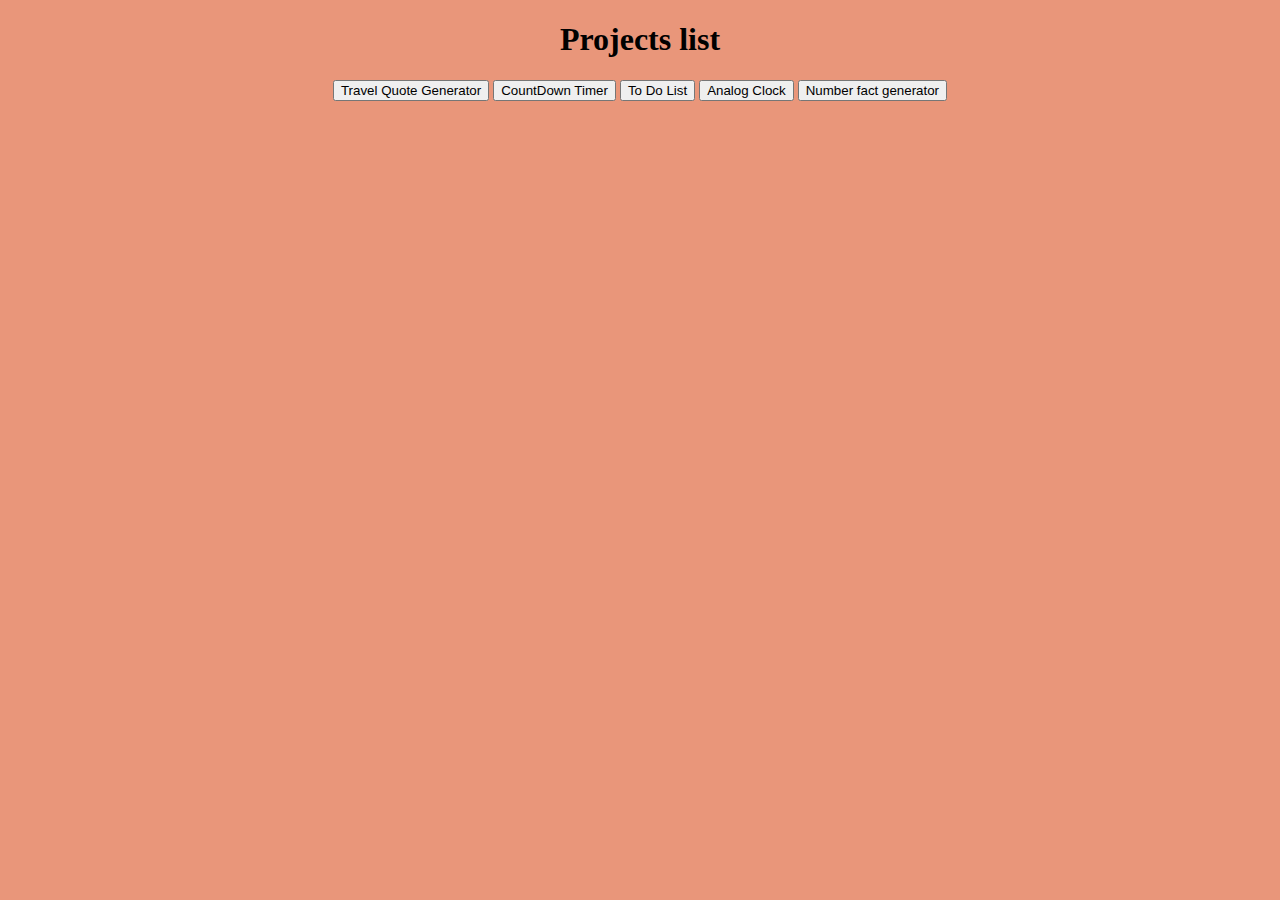
<file: index.html>
<!DOCTYPE html>
<html lang="en">
<head>
	<meta charset="UTF-8">
	<title>Projects</title>
	<link rel="stylesheet" type="text/css" href="./home/assets/stylesheet/style.css">
</head>
<body>
	<div class="wrapper"></div>
		<h1 class="center">Projects list</h1>
		<div class="projcts center">
			<button class="btn"><a href="./Quotes/index.html" target"_blank">Travel Quote Generator</a></button>
			<button class="btn"><a href="./CountDownTimer/index.html">CountDown Timer</a></button>
			<button class="btn"><a href="./ToDoList/index.html">To Do List</a></button>
			<button class="btn"><a href="./analog_clock/index.html">Analog Clock</a></button>
			<button class="btn"><a href="./num_fact_generator/index.html">Number fact generator</a></button>
		</div>
</body>
</html>
</file>
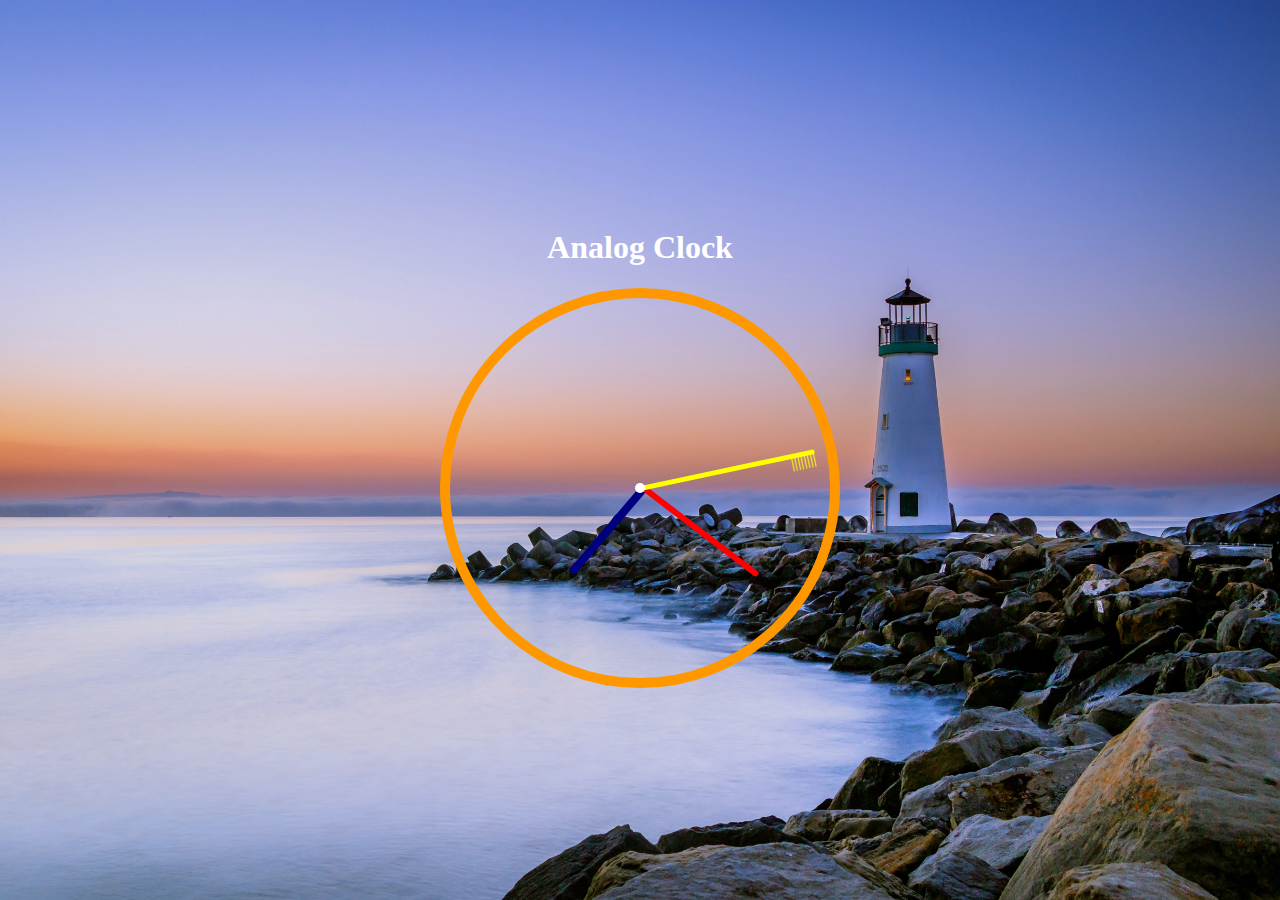
<file: analog_clock/index.html>
<!DOCTYPE html>
<html lang="en">
<head>
	<meta charset="UTF-8">
	<title>Analog clock</title>
	<link rel="stylesheet" type="text/css" href="./assets/stylesheet/style.css">
</head>
<body>
	<div class="container">
		<h1>Analog Clock</h1>
		<div class="clock">
			<!-- <img id="hourHand" class="hands" src="./assets/images/hour.png">
			<img id="minuteHand" class="hands" src="./assets/images/minute.png">
			<img id="secondHand" class="hands" src="./assets/images/second.png"> -->
			
			<div id="hourHand" class="hands hourStyle"></div>
			<div id="minuteHand" class="hands minuteStyle"></div>
			<div id="secondHand" class="hands secondStyle">||||||||</div>

		</div>
	</div>
<script src="./jscode/index.js"></script>	
</body>
</html>
</file>
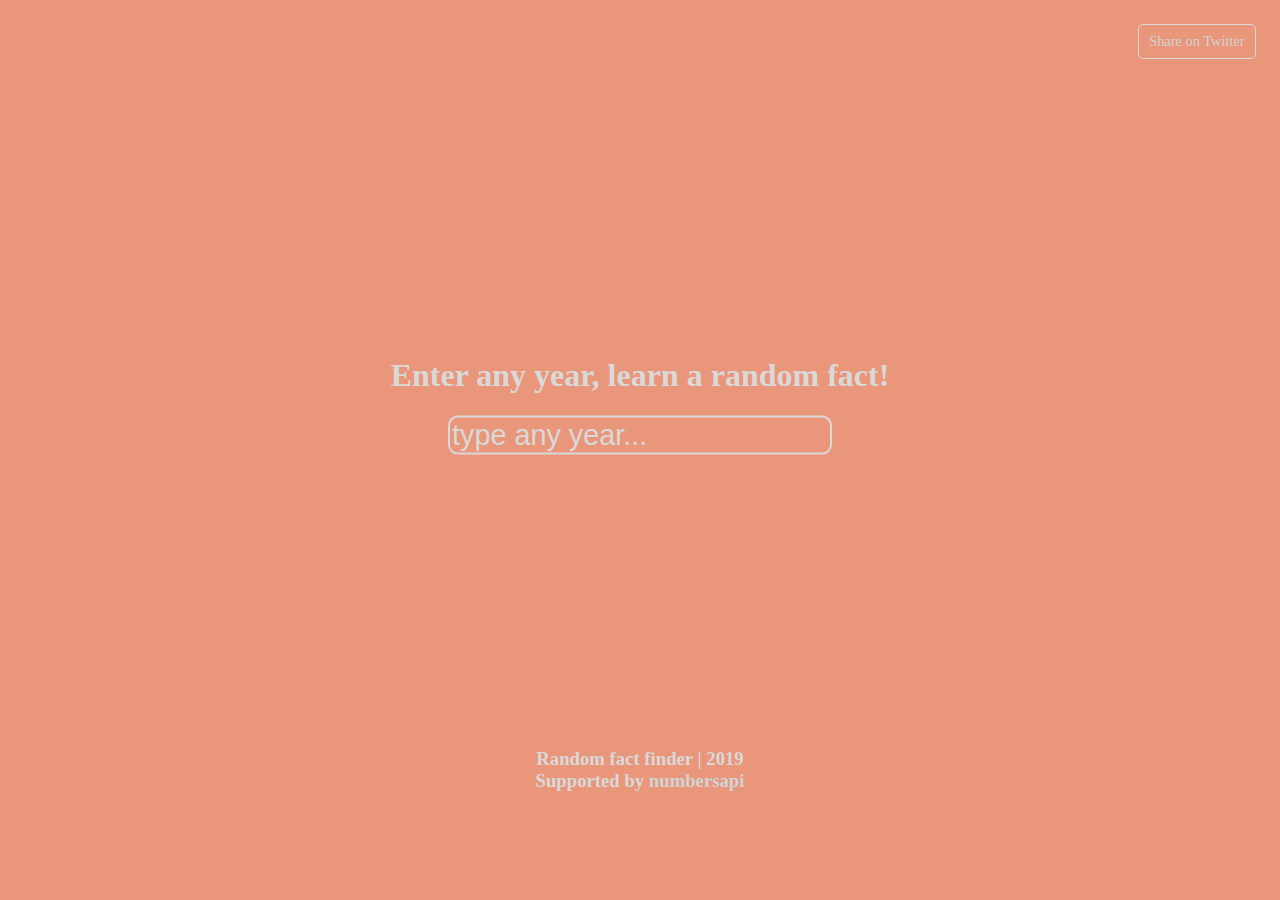
<file: num_fact_generator/index.html>
<!DOCTYPE html>
<html>
<head>
  <meta charset="utf-8" />
  <meta http-equiv="X-UA-Compatible" content="IE=edge">
  <title>Random fact generator</title>
  <meta name="viewport" content="width=device-width, initial-scale=1">
  <link rel="stylesheet" type="text/css" media="screen" href="./stylesheet/style.css" />
  <link href="https://fonts.googleapis.com/css?family=Open+Sans+Condensed:300,700" rel="stylesheet">
</head>
<body>
 <i class="fas fa-camera"></i>
  <div class="twitter">

            <a href="https://twitter.com">Share on Twitter</a>

    </div>
    <div class="wrapper center">
      <div>
      <h1>Enter any year, learn a random fact!</h1>
      <input type="text" placeholder="type any year..." id="input" class="input">
    </div>
    <br />
    <br />
    <div id="result" class="center result"></div>
    
    </div>
    <script src="./jscode/index.js"></script>
    <footer class="footer">
  <h3>Random fact finder | 2019<br>
  Supported by <a href="http://numbersapi.com">numbersapi</a></h3>
</footer>
</body>
</html>
</file>
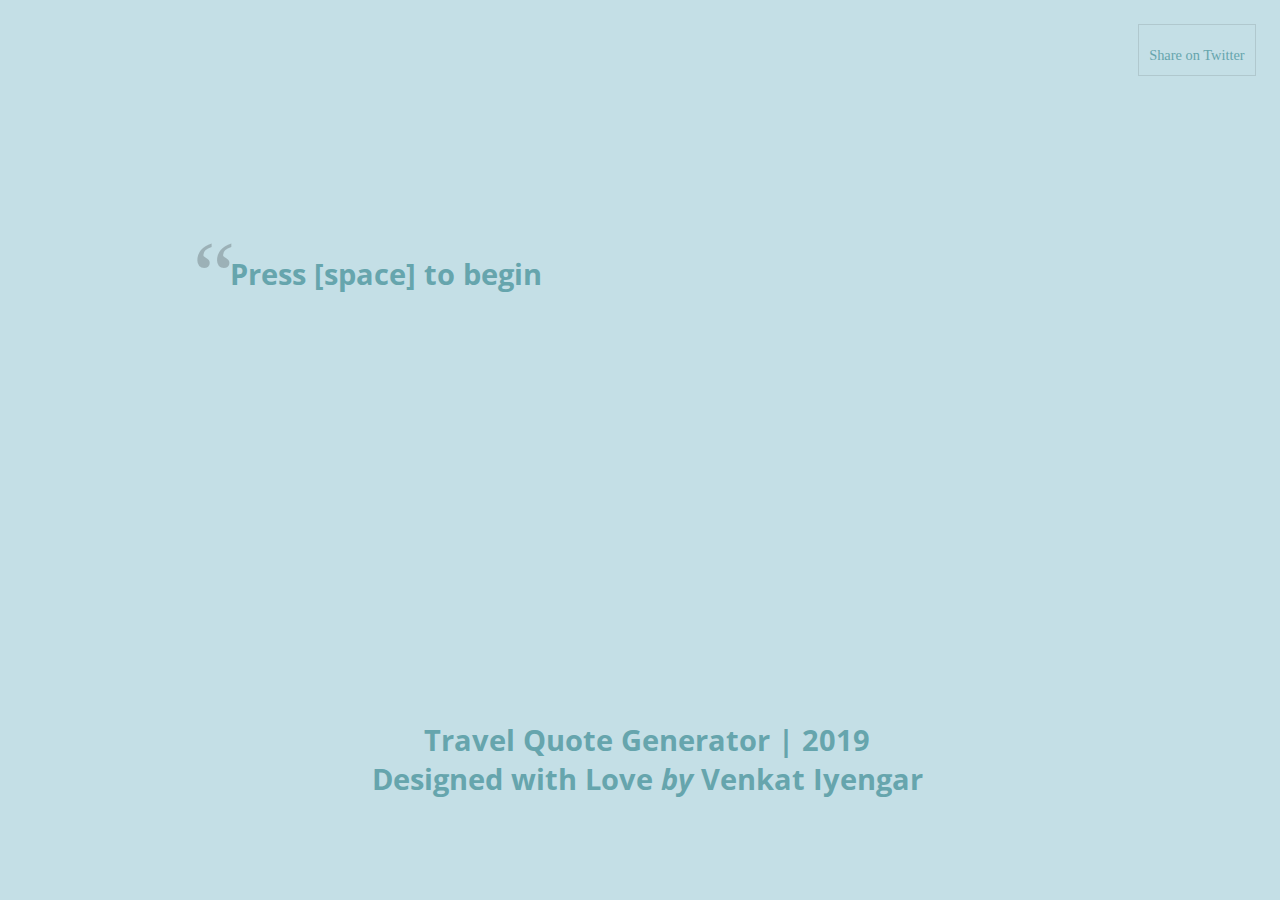
<file: Quotes/index.html>
<!DOCTYPE html>
<html>
<head>
  <meta charset="utf-8" />
  <meta http-equiv="X-UA-Compatible" content="IE=edge">
  <title>Random Quotes</title>
  <meta name="viewport" content="width=device-width, initial-scale=1">
  <link rel="stylesheet" type="text/css" media="screen" href="./stylesheet/style.css" />
  <link href="https://fonts.googleapis.com/css?family=Open+Sans+Condensed:300,700" rel="stylesheet">
</head>
<body>
    <!--Quotes will be displayed here -->
    <div class="twitter">
      <a href="https://twitter.com"><i class="fa fa-car"></i>Share on Twitter</a>

    </div>
    <div class="center">

      <div class="number"></div>
      <div class="maincontent">
        <div class="quote-text quote container"></div>
        <div class="quote-author author container"></div>
      </div>
      <h3>Press [space] to begin</h3>
    </div>
<script src="./jscode/index.js"></script>
<footer class="footer">
  <h3>Travel Quote Generator | 2019<br>
  Designed with Love <i>by</i> Venkat Iyengar</h3>
</footer>
</body>
</html>
</file>
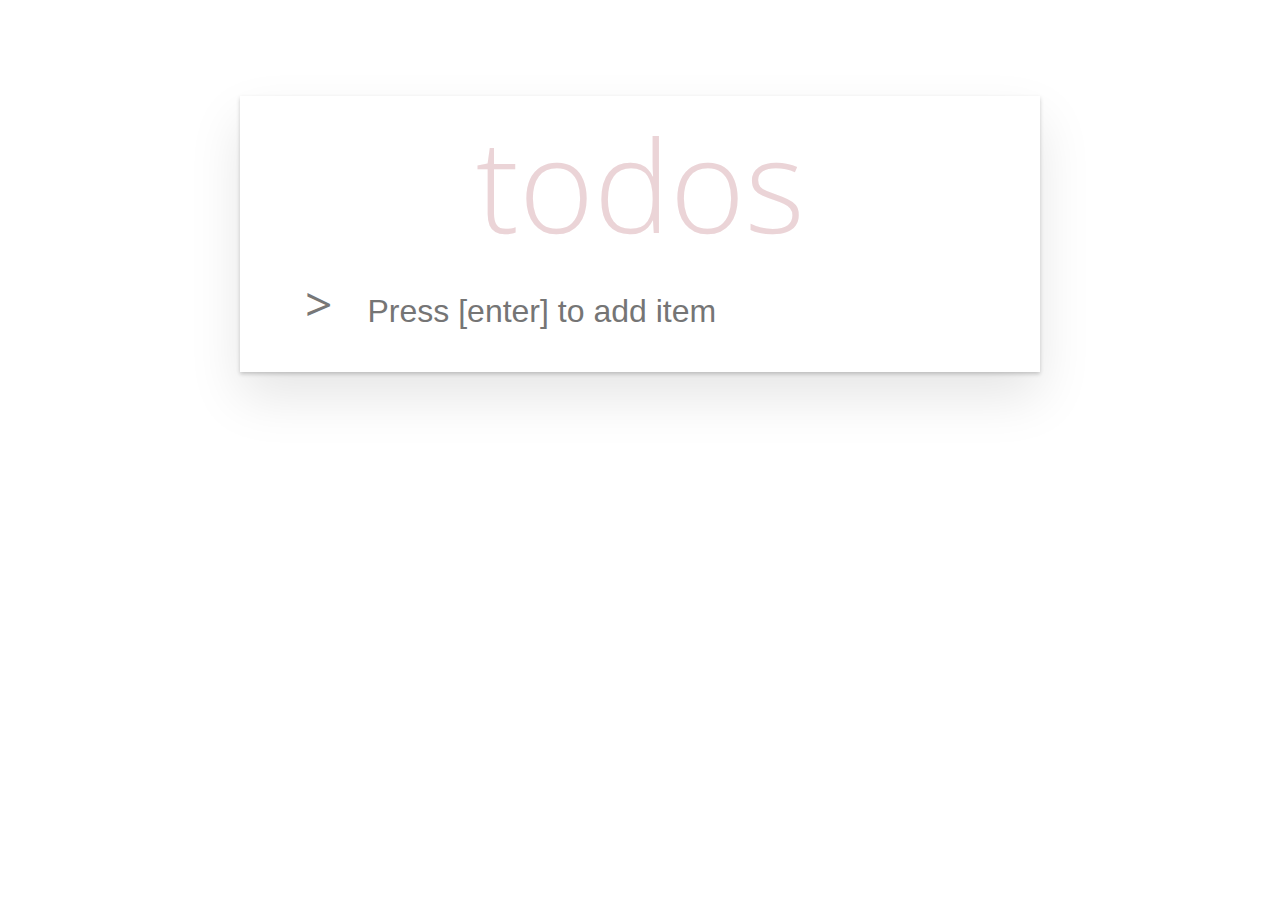
<file: ToDoList/index.html>
<!DOCTYPE html>
<html lang="en">
<head>
  <meta charset="UTF-8">
  <title>Document</title>
  <link rel="stylesheet" type="text/css" href="./assets/stylesheet/style.css">
  <link href="https://fonts.googleapis.com/css?family=Open+Sans+Condensed:300,700" rel="stylesheet">
</head>
<body>
  <div class="wrapper">
    <h1>todos</h1>
    <div class="inputContent">
    <input type="text" id="text" class="fieldPadding" placeholder="Press [enter] to add item">
    
    </div>
    <div id="list" class="itemsList"></div>
  
  <div class="filter">
    
    <ul class="bottomUl">
      <li class="bottomUlSpan"><span class="itemsLeft"></span></li>
      <li class="bottomUlOptions">
        <ul class="nestedUl">
          <li class="options"><button>All tasks</button></li>
          <li class="options"><button>Done</button></li>
          <li class="options"><button>Pending</button></li>
        </ul>
      </li>
      <li><button id="removeAll" class="bottomUlRemove">Remove All</button></li>
    </ul>
    
  </div>
  </div>
  <script type="text/javascript" src="./jscode/index.js"></script>
</body>
</html>
</file>
<file: home/assets/stylesheet/style.css>
body {
	background: darksalmon;
}

a {
	text-decoration: none;
	color: black;
}

.wrapper {
	width: 960px;
	max-width: 100%;
	margin: 0 auto;
	text-align: center;
}

.center {
	text-align: center;
}
</file>
<file: analog_clock/assets/stylesheet/style.css>
body {
	background: linear-gradient(0deg,rgba(0, 0, 0, 0.1),rgba(0, 0, 0, 0.1)),url('./../images/bg.jpg');
	background-position: center;
	background-size: cover;
	height: 100vh;
	position: relative;
	margin: 0;
}

.hands {
	display: inline-block;
	height: 10px;
	position: absolute;
	left: 50%;
	top: 50%;
	transform-origin: left;
	border-top-left-radius: 5px;
	border-bottom-left-radius: 5px;
	transition-timing-function: cubic-bezier(0.1, 2.7, 0.58, 1);

}

.container {
	position: absolute;
	top: 50%;
	left: 50%;
	transform: translate(-50%,-50%);
	text-align: center;
	color: white;
}

.clock {
	padding: 20px;
	border: 10px solid #ff9800;
	position: relative;
	display: inline-block;
	width: 400px;
	height: 400px;
	border-radius: 50%;
	box-sizing: border-box;
	transform: rotate(-90deg);
}
.clock::after {
	content: '';
	height: 10px;
	width: 10px;
	border-radius: 50%;
	background: #fff;
	position: absolute;
	top: 50%;
	left: 50%;
	transform: translate(-50%,-50%);
}

.minuteStyle {
	background: red;
	height: 0.4em;
	width: 9em;
	border-radius: 10px;
}

.hourStyle {
	background: navy;
	height: 0.5em;
	width: 7em;
	border-radius: 10px;
}

.secondStyle {
	background: yellow;
	height: 0.3em;
	width: 11em;
	border-radius: 10px;
	text-align: right;
	color: yellow;
}
</file>
<file: num_fact_generator/stylesheet/style.css>
body {
	background: darksalmon;
	position: relative;
	height: 90vh;
}

a {
	color: #d3d3d3;
	text-decoration: none;
}

h1 {
	display: block;
	color: #d9d9d9;
}

.wrapper {
	width: 100%;
	max-width: 960px;
	margin: 0 auto;
	top: 50%;
	left:50%;
	transform: translate(-50%, -50%);
	position: absolute;
}

.center {
	text-align: center;
}

.input {
	font-size: 1.8em;
	background: none;
	border: 2px solid #d9d9d9;
	color: #d9d9d9;
	position: relative;
	border-radius: 10px;
	outline: none;
}

::placeholder {
	color: #d9d9d9;
}

.result {
	font-size: 1.6em;
	color: #d9d9d9;
}

footer {
	top: 99%;
	left: 50%;
	transform: translate(-50%,-99%);
	position: absolute;
	color: #d9d9d9;
	text-align: center;
}

.twitter {
	font-size: .9rem;
    border: 1px solid #d9d9d9;
    padding: .5rem .65rem;
    display: inline-block;
    transition-property: background;
    transition-duration: 0.25s;
    transition-timing-function: ease-in-out;
    transition-delay: 0s;
    position: absolute;
    top: 1rem;
    right: 1rem;
    border-radius: 5px;
}

.fa-camera {
	color: red;
	font-size: 30px;
}


.fas {
	color: red;
	font-size: 30px;
	/*display: inline;*/
}
</file>
<file: Quotes/stylesheet/style.css>
a {
	text-decoration: none;
	color: #66a5ad;
}

.container {
	margin: 0 auto;
	width: 960px;
	max-width: 100%;

}

.quote {
	font-size: 4em;
	color: #66a5ad;
	padding-left: 0.5em;
	font-family: 'Open Sans Condensed', sans-serif;
}

.number {
	color: #66a5ad;
	font-size: 1em;
	magin
}

.author, h3 {
	font-size: 1.8em;
	color: #66a5ad;
	padding-left: 0.5em;
	font-family: 'Open Sans Condensed', sans-serif;
}

.maincontent::before {
	content: ' “ ';
    font-size: 6em;
    position: absolute;
    font-family: Georgia;
    top: -.4rem;
    left: -1.45rem;
    opacity: .2;

}

body {
	height: 95vh;
	position: relative;
	background-color: #c4dfe6;
}

.center {
	top: 30%;
	left: 40%;
	transform: translate(-30%,-40%);
	position: absolute;
}

.twitter {
	font-size: .9rem;
    border: 1px solid rgba(0,0,0,.1);
    padding: .5rem .65rem;
    display: inline-block;
    transition-property: background;
    transition-duration: 0.25s;
    transition-timing-function: ease-in-out;
    transition-delay: 0s;
    position: absolute;
    top: 1rem;
    right: 1rem;
}

.fa {
	height: 30px;
	width: 30px;
	color: #000;
	font-size: 30px;
}

.footer {
	text-align: center;
	position: absolute;
	left: 50%;
	top: 95%;
	transform: translate(-50%,-95%);
	color: #66a5ad;
	font-family: 'Open Sans Condensed', sans-serif;
	font-weight: 300;
}
</file>
<file: ToDoList/assets/stylesheet/style.css>
body, html {
	font-family: 'Open Sans Condensed', sans-serif;
	color: #777;
}
.wrapper {
	margin: 0 auto;
	max-width: 100%;
	width: 800px;
	text-align: center;
	background: #fff;
	box-shadow: 0 2px 4px 0 rgba(0, 0, 0, 0.2), 0 25px 50px 0 rgba(0, 0, 0, 0.1);
	margin-top: 6em;
}

h1 {
	font-size: 8em;
	color: #ebd4d7;
	font-weight: 300;
	margin: 0;
}

li {
	display: flex;
	align-content: center;
	justify-content: space-between;
	width: 80%;
	align-items: center;
	margin: 0 auto;
	font-size: 1.5em;
	border-bottom: 1px solid grey;
}

input[type="checkbox"]:checked + p {
	text-decoration: line-through;
}

span {
	color: red;
	font-size: 0.8em;
}

.fieldPadding {
	box-sizing: border-box;
	padding: 0.4em 2em;
	width: 80%;
	padding: 0.5em 1em;
	font-size: 2em;
	margin-bottom: 0.8em;
	border: none;
}

.filter ul {
	display: flex;
	padding: 0 2em;
	text-align: center;
}

.filter button {
	border: 1px solid #ebd4d7;
	border-radius: 5px;
	background-color: transparent;
	color: #777;
	font-size: 0.5em;
}

.filter {
	justify-content: space-around;
	display: flex;
	align-items: center;
	justify-items: center;
	border-bottom: none;
	text-align: center;

}

.options, .bottomUlRemove {
	width: 8em;
	border-bottom: none;
}

.bottomUl li {
	border-bottom: none;
	box-sizing: border-box;
}

button:hover {
	background: #ebd4d7;
}

.itemsLeft {
	color: #777;
}

.bottomUlOptions {
	width: 80%;
	display: flex;
	justify-content: center;
	align-items: center;
	align-content: center;
}

.options {
	display: flex;
	align-content: center;
}
.nestedUl {
	width: 60%;
}

.nestedUl li {
	display: flex;
	align-content: center;
	align-items: center;
}

.bottomUlRemove {
	width: 8em;
    font-size: 1rem;
   }

.itemsLeft {
	width: 4em;
}

.inputContent:before {
	content: '>';
	color: #777;
	font-size: 3em;
}

.limitOverflow {
	word-break: break-all;
	padding: 0 1em;
}
</file>
